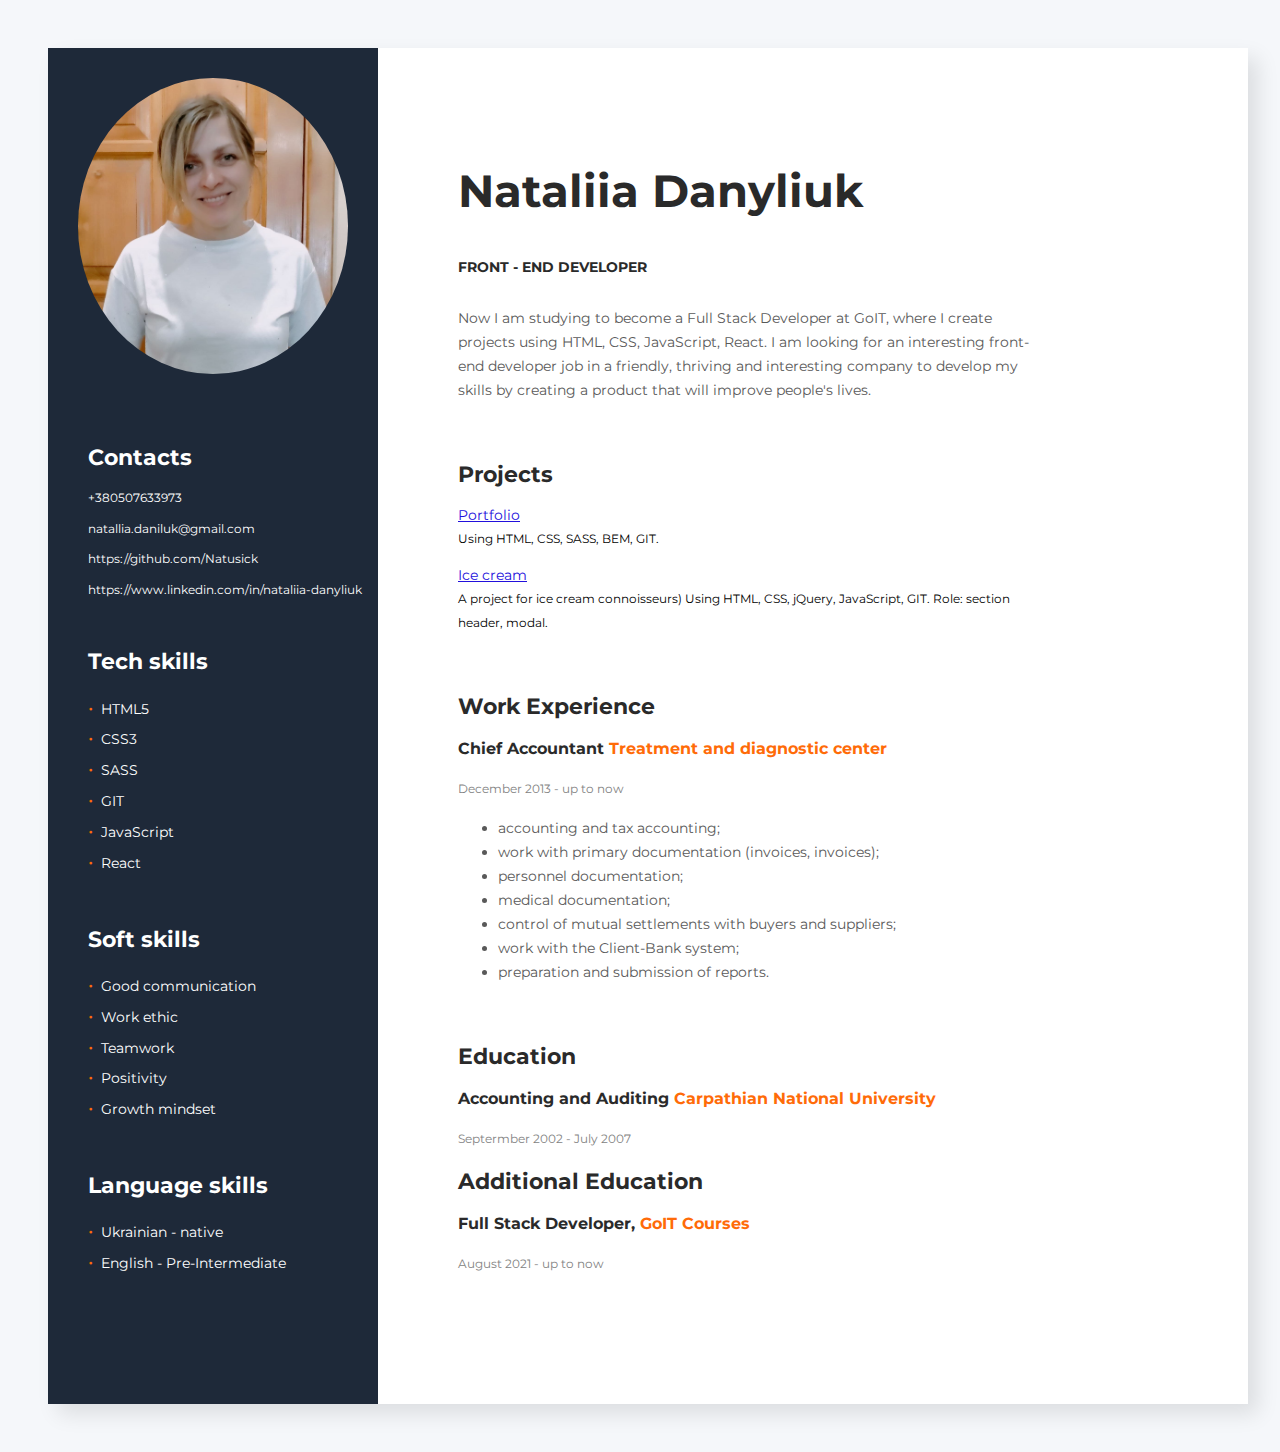
<file: index.html>
<!DOCTYPE html>
<html lang="en">
<head>
    <meta charset="UTF-8">
    <meta http-equiv="X-UA-Compatible" content="IE=edge">
    <meta name="viewport" content="width=device-width, initial-scale=1.0">
    <link rel="preconnect" href="https://fonts.gstatic.com">
    <link href="https://fonts.googleapis.com/css2?family=Montserrat:wght@400;700&display=swap" rel="stylesheet">
    <link rel="stylesheet" href="./style.css" />
    <title>Resume</title>

  </head>
  <body>
    <div class="container">
      <aside class="left-side">
        <img
          src="./image/photo_2022-07-02_20-11-06.jpg"
          alt="Моя фотография"
          width="270"
          class="photo"
        />
        <section class="contacts">
          <h2 class="contacts-title">Contacts</h2>
          <ul class="list">
            <li class="contacts-item"> 
                    <a  href="tel:+380507633973" class="link">
                     +380507633973
                    </a>
            </li>
            <li class="contacts-item">
                <a href="mailto:natallia.daniluk@gmail.com" class="link">
                natallia.daniluk@gmail.com
                </a>
            </li>
            <li class="contacts-item"> 
              <a href="https://github.com/Natusick" class="link">
                https://github.com/Natusick
              </a>
            </li>
            <li class="contacts-item"> 
              <a href="https://www.linkedin.com/in/nataliia-danyliuk-07423a238/" class="link">
                https://www.linkedin.com/in/nataliia-danyliuk
              </a>
            </li>
          </ul>
        </section>

        <section class="skills">
          <h2 class="skills-title">
            Tech skills
          </h2>
          <ul class="list">
            <li class="skills-item">HTML5</li>
            <li class="skills-item">CSS3</li>
            <li class="skills-item">SASS</li>
            <li class="skills-item">GIT</li>
            <li class="skills-item">JavaScript</li>
            <li class="skills-item">React</li>
          </ul>
        </section>
        <section class="skills">
          <h2 class="skills-title">
            Soft skills
          </h2>
          <ul class="list">
            <li class="skills-item">Good communication</li>
            <li class="skills-item">Work ethic</li>
            <li class="skills-item">Teamwork</li>
            <li class="skills-item">Positivity </li>
            <li class="skills-item">Growth mindset</li>
          </ul>
        </section>
        <section class="skills">
          <h2 class="skills-title">
            Language skills
          </h2>
          <ul class="list">
            <li class="skills-item">Ukrainian - native</li>
            <li class="skills-item">English - Pre-Intermediate</li>
          </ul>
        </section>
      </aside>
      <div class="right-side">
        <section class="bio">
          <h1 class="bio-title">Nataliia Danyliuk</h1>
          <p class="bio-occupation">
            FRONT - END  DEVELOPER
          </p>
          <p class="bio-about">
           
            Now I am studying to become a Full Stack Developer at GoIT, where I create projects using HTML, CSS, JavaScript, React. I am looking for an interesting front-end developer job in a friendly, thriving and interesting company to develop my skills by creating a product that will improve people's lives.
          </p>
        </section>

        <section class="projects">
          <h2 class="projects-title">Projects</h2>

          <ul class="list">
            <li>
              <a href="https://natusick.github.io/goit-markup-hw-08-2/" class="projects-link">
                Portfolio
              </a>
              <p class="projects-item">Using HTML, CSS, SASS, BEM, GIT. </p>
            </li>
            <li>
              <a href="https://natusick.github.io/Ice-cream/" class="projects-link">
                Ice cream
              </a>
              <p class="projects-item">A project for ice cream connoisseurs) Using HTML, CSS, jQuery, JavaScript, GIT. Role: section header, modal. </p>
            </li>            
          </ul>
        </section>
        
        <section class="jobs">
          <h2 class="jobs-title">
            Work Experience

          <h3 class="jobs-occupation">
            Chief Accountant
            <span class="accent">Treatment and diagnostic center</span>
          </h3>
          <p class="jobs-time">December 2013 - up to now</p>
          <ul > 
            <li class="experience-item">accounting and tax accounting;</li>
            <li class="experience-item">work with primary documentation (invoices, invoices);</li>
            <li class="experience-item">personnel documentation;</li>
            <li class="experience-item">medical documentation;</li>  
            <li class="experience-item">control of mutual settlements with buyers and suppliers;</li>
            <li class="experience-item">work with the Client-Bank system;</li>
            <li class="experience-item">preparation and submission of reports.</li>
          </ul>  
        </section>

        <section class="education">
          <h2 class="education-title">Education</h2>

          <h3 class="education-degree">
            Accounting and Auditing
            <span class="accent">Carpathian National University</span>
          </h3>
          <p class="education-time">Septermber 2002 - July 2007</p>

        <section class="education">
          <h2 class="education-title">Additional Education</h2>

          <h3 class="education-degree">
            Full Stack Developer, <span class="accent">GoIT Courses</span>
          </h3>
          <p class="education-time">August 2021 - up to now</p>
        </section>
      </div>
    </div>
  </body>
</html>
</file>
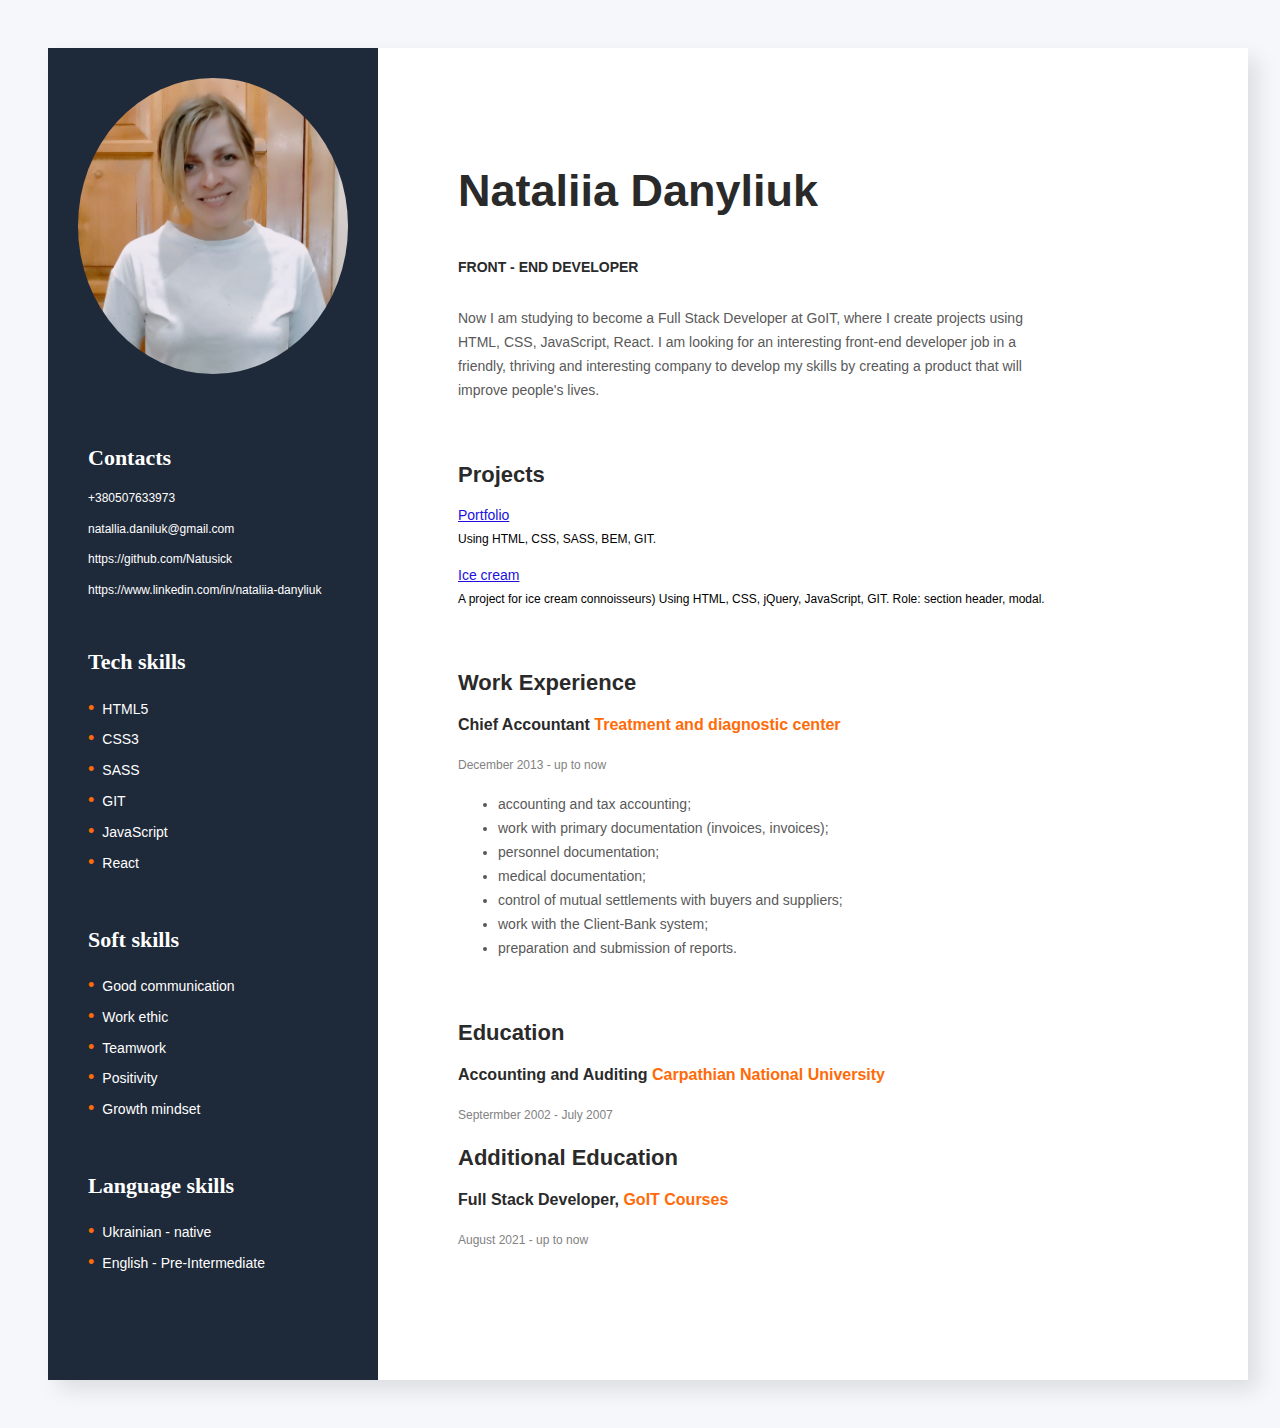
<file: Resume.html>
<!DOCTYPE html>
<!-- saved from url=(0034)https://natusick.github.io/Resume/ -->
<html lang="en"><head><meta http-equiv="Content-Type" content="text/html; charset=UTF-8">
    
    <meta http-equiv="X-UA-Compatible" content="IE=edge">
    <meta name="viewport" content="width=device-width, initial-scale=1.0">
    <link rel="preconnect" href="https://fonts.gstatic.com/">
    <link href="./Resume_files/css2" rel="stylesheet">
    <link rel="stylesheet" href="./Resume_files/style.css">
    <title>Resume</title>

  </head>
  <body>
    <div class="container">
      <aside class="left-side">
        <img src="./Resume_files/photo_2022-07-02_20-11-06.jpg" alt="Моя фотография" width="270" class="photo">
        <section class="contacts">
          <h2 class="contacts-title">Contacts</h2>
          <ul class="list">
            <li class="contacts-item"> 
                    <a href="tel:+380507633973" class="link">
                     +380507633973
                    </a>
            </li>
            <li class="contacts-item">
                <a href="mailto:natallia.daniluk@gmail.com" class="link">
                natallia.daniluk@gmail.com
                </a>
            </li>
            <li class="contacts-item"> 
              <a href="https://github.com/Natusick" class="link">
                https://github.com/Natusick
              </a>
            </li>
            <li class="contacts-item"> 
              <a href="https://www.linkedin.com/in/nataliia-danyliuk-07423a238/" class="link">
                https://www.linkedin.com/in/nataliia-danyliuk
              </a>
            </li>
          </ul>
        </section>

        <section class="skills">
          <h2 class="skills-title">
            Tech skills
          </h2>
          <ul class="list">
            <li class="skills-item">HTML5</li>
            <li class="skills-item">CSS3</li>
            <li class="skills-item">SASS</li>
            <li class="skills-item">GIT</li>
            <li class="skills-item">JavaScript</li>
            <li class="skills-item">React</li>
          </ul>
        </section>
        <section class="skills">
          <h2 class="skills-title">
            Soft skills
          </h2>
          <ul class="list">
            <li class="skills-item">Good communication</li>
            <li class="skills-item">Work ethic</li>
            <li class="skills-item">Teamwork</li>
            <li class="skills-item">Positivity </li>
            <li class="skills-item">Growth mindset</li>
          </ul>
        </section>
        <section class="skills">
          <h2 class="skills-title">
            Language skills
          </h2>
          <ul class="list">
            <li class="skills-item">Ukrainian - native</li>
            <li class="skills-item">English - Pre-Intermediate</li>
          </ul>
        </section>
      </aside>
      <div class="right-side">
        <section class="bio">
          <h1 class="bio-title">Nataliia Danyliuk</h1>
          <p class="bio-occupation">
            FRONT - END  DEVELOPER
          </p>
          <p class="bio-about">
           
            Now I am studying to become a Full Stack Developer at GoIT, where I create projects using HTML, CSS, JavaScript, React. I am looking for an interesting front-end developer job in a friendly, thriving and interesting company to develop my skills by creating a product that will improve people's lives.
          </p>
        </section>

        <section class="projects">
          <h2 class="projects-title">Projects</h2>

          <ul class="list">
            <li>
              <a href="https://natusick.github.io/goit-markup-hw-08-2/" class="projects-link">
                Portfolio
              </a>
              <p class="projects-item">Using HTML, CSS, SASS, BEM, GIT. </p>
            </li>
            <li>
              <a href="https://natusick.github.io/Ice-cream/" class="projects-link">
                Ice cream
              </a>
              <p class="projects-item">A project for ice cream connoisseurs) Using HTML, CSS, jQuery, JavaScript, GIT. Role: section header, modal. </p>
            </li>            
          </ul>
        </section>
        
        <section class="jobs">
          <h2 class="jobs-title">
            Work Experience

          </h2><h3 class="jobs-occupation">
            Chief Accountant
            <span class="accent">Treatment and diagnostic center</span>
          </h3>
          <p class="jobs-time">December 2013 - up to now</p>
          <ul> 
            <li class="experience-item">accounting and tax accounting;</li>
            <li class="experience-item">work with primary documentation (invoices, invoices);</li>
            <li class="experience-item">personnel documentation;</li>
            <li class="experience-item">medical documentation;</li>  
            <li class="experience-item">control of mutual settlements with buyers and suppliers;</li>
            <li class="experience-item">work with the Client-Bank system;</li>
            <li class="experience-item">preparation and submission of reports.</li>
          </ul>  
        </section>

        <section class="education">
          <h2 class="education-title">Education</h2>

          <h3 class="education-degree">
            Accounting and Auditing
            <span class="accent">Carpathian National University</span>
          </h3>
          <p class="education-time">Septermber 2002 - July 2007</p>

        <section class="education">
          <h2 class="education-title">Additional Education</h2>

          <h3 class="education-degree">
            Full Stack Developer, <span class="accent">GoIT Courses</span>
          </h3>
          <p class="education-time">August 2021 - up to now</p>
        </section>
      </section></div>
    </div>
  

</body></html>
</file>
<file: style.css>
body {
    background-color: #f5f7fa;
    padding: 40px;
    font-family: 'Montserrat', sans-serif;
  }
  .container {
    display: flex;
    width: 1200px;
    margin-left: auto;
    margin-right: auto;
  
    background-color: #fff;
    box-shadow: 10px 10px 20px 0px hsla(0, 0%, 0%, 0.1);
  }
  
  .bio,
  .projects,
  .jobs,
  .education {
    margin-bottom: 60px;
  }
  
  .right-side {
    width: 830px;
    padding-left: 80px;
    padding-right: 200px;
    padding-top: 68px;
    padding-bottom: 68px;
  }
  

  .social_icon{
    margin-right: 10px;
    width: 20px;
    height: 20px;
    fill:#ffffff;
  }
  .bio-title {
    font-size: 45px;
    line-height: 2;
    margin-bottom: 20px;
  }
  
  .bio-occupation {
    margin-bottom: 27px;
    font-weight: 700;
  }
  
  .bio-title,
  .bio-occupation {
    color: #2a2a2a;
  }
  
  .bio-occupation,
  .bio-about {
    font-size: 14px;
    line-height: 1.714;
  }
  
  .bio-about {
    color: #595959;
  }
  
  .projects-title {
    margin-bottom: 5px;
    color: #2a2a2a;
    font-size: 22px;
    line-height: 24px;
  }

  .projects-item{
    font-size: 12px;
    line-height: 24px;
    margin-top: 0px;
  }
  
  .projects-link {
    color: #220fdc;
    font-size: 14px;
    line-height: 24px;
  }
  
  .projects-link:hover {
    color: #ff6b08;
  }
  
  .jobs-title,
  .education-title {
    color: #2a2a2a;
    font-size: 22px;
    line-height: 1.091;
  }
  
  .jobs-occupation,
  .education-degree {
    color: #2a2a2a;
    font-size: 16px;
    line-height: 1.5;
  }
  
  .jobs-time,
  .education-time {
    color: #828282;
    font-size: 12px;
    line-height: 2;
  }
  
  .experience-item {
    color: #595959;
    font-size: 14px;
    line-height: 1.714;
  }
  
  .accent {
    color: #ff6b08;
  }
  
  /* ========= left-side ========= */
  
  .left-side {
    width: 370px;
    background-color: #1e2939;
    color: #fff;
  }
  
  .skills-title {
    font-size: 22px;
    line-height: 1.091;
  }
  
  .skills-item {
    font-size: 14px;
    line-height: 1.714;
  }
  
  .list {
    list-style: none;
    padding-left: 0;
  }
  
  .skills-item::before {
    content: '\2022';
    margin-right: 8px;
    color: #ff6b08;
    font-size: 18px;
  }
  
  .photo {
    width: 270px;
    border-radius: 50%;
    margin-top: 30px;
    margin-left: 30px;
    margin-right: 30px;
  }
  
  .photo,
  .contacts,
  .skills {
    margin-bottom: 50px;
  }
  
  .contacts,
  .skills  {
    padding-left: 40px;
  }
  
  .contacts-title,
  .skills-title {
    color: #ffffff;
    font-family: Montserrat;
    font-size: 22px;
    font-weight: 700;
    line-height: 24px;
  }
  .contacts-list {
    list-style: none;
    padding-left: 0;
  }
  .contacts-item {
    font-size: 12px;
    line-height: 1.714;
    margin-bottom: 10px;
    
  }
  .contacts-link {
    opacity: 0.6;
    color: #fff;
    text-decoration: none;
  }
  .contacts-link:hover {
    opacity: 1;
    color: rgb(218, 82, 19);
    text-decoration: underline; 
  }
  .link{
    color: #fff;
    text-decoration: none;
  }
</file>
<file: Resume_files/style.css>
body {
    background-color: #f5f7fa;
    padding: 40px;
    font-family: 'Montserrat', sans-serif;
  }
  .container {
    display: flex;
    width: 1200px;
    margin-left: auto;
    margin-right: auto;
  
    background-color: #fff;
    box-shadow: 10px 10px 20px 0px hsla(0, 0%, 0%, 0.1);
  }
  
  .bio,
  .projects,
  .jobs,
  .education {
    margin-bottom: 60px;
  }
  
  .right-side {
    width: 830px;
    padding-left: 80px;
    padding-right: 200px;
    padding-top: 68px;
    padding-bottom: 68px;
  }
  

  .social_icon{
    margin-right: 10px;
    width: 20px;
    height: 20px;
    fill:#ffffff;
  }
  .bio-title {
    font-size: 45px;
    line-height: 2;
    margin-bottom: 20px;
  }
  
  .bio-occupation {
    margin-bottom: 27px;
    font-weight: 700;
  }
  
  .bio-title,
  .bio-occupation {
    color: #2a2a2a;
  }
  
  .bio-occupation,
  .bio-about {
    font-size: 14px;
    line-height: 1.714;
  }
  
  .bio-about {
    color: #595959;
  }
  
  .projects-title {
    margin-bottom: 5px;
    color: #2a2a2a;
    font-size: 22px;
    line-height: 24px;
  }

  .projects-item{
    font-size: 12px;
    line-height: 24px;
    margin-top: 0px;
  }
  
  .projects-link {
    color: #220fdc;
    font-size: 14px;
    line-height: 24px;
  }
  
  .projects-link:hover {
    color: #ff6b08;
  }
  
  .jobs-title,
  .education-title {
    color: #2a2a2a;
    font-size: 22px;
    line-height: 1.091;
  }
  
  .jobs-occupation,
  .education-degree {
    color: #2a2a2a;
    font-size: 16px;
    line-height: 1.5;
  }
  
  .jobs-time,
  .education-time {
    color: #828282;
    font-size: 12px;
    line-height: 2;
  }
  
  .experience-item {
    color: #595959;
    font-size: 14px;
    line-height: 1.714;
  }
  
  .accent {
    color: #ff6b08;
  }
  
  /* ========= left-side ========= */
  
  .left-side {
    width: 370px;
    background-color: #1e2939;
    color: #fff;
  }
  
  .skills-title {
    font-size: 22px;
    line-height: 1.091;
  }
  
  .skills-item {
    font-size: 14px;
    line-height: 1.714;
  }
  
  .list {
    list-style: none;
    padding-left: 0;
  }
  
  .skills-item::before {
    content: '\2022';
    margin-right: 8px;
    color: #ff6b08;
    font-size: 18px;
  }
  
  .photo {
    width: 270px;
    border-radius: 50%;
    margin-top: 30px;
    margin-left: 30px;
    margin-right: 30px;
  }
  
  .photo,
  .contacts,
  .skills {
    margin-bottom: 50px;
  }
  
  .contacts,
  .skills  {
    padding-left: 40px;
  }
  
  .contacts-title,
  .skills-title {
    color: #ffffff;
    font-family: Montserrat;
    font-size: 22px;
    font-weight: 700;
    line-height: 24px;
  }
  .contacts-list {
    list-style: none;
    padding-left: 0;
  }
  .contacts-item {
    font-size: 12px;
    line-height: 1.714;
    margin-bottom: 10px;
    
  }
  .contacts-link {
    opacity: 0.6;
    color: #fff;
    text-decoration: none;
  }
  .contacts-link:hover {
    opacity: 1;
    color: rgb(218, 82, 19);
    text-decoration: underline; 
  }
  .link{
    color: #fff;
    text-decoration: none;
  }
</file>
